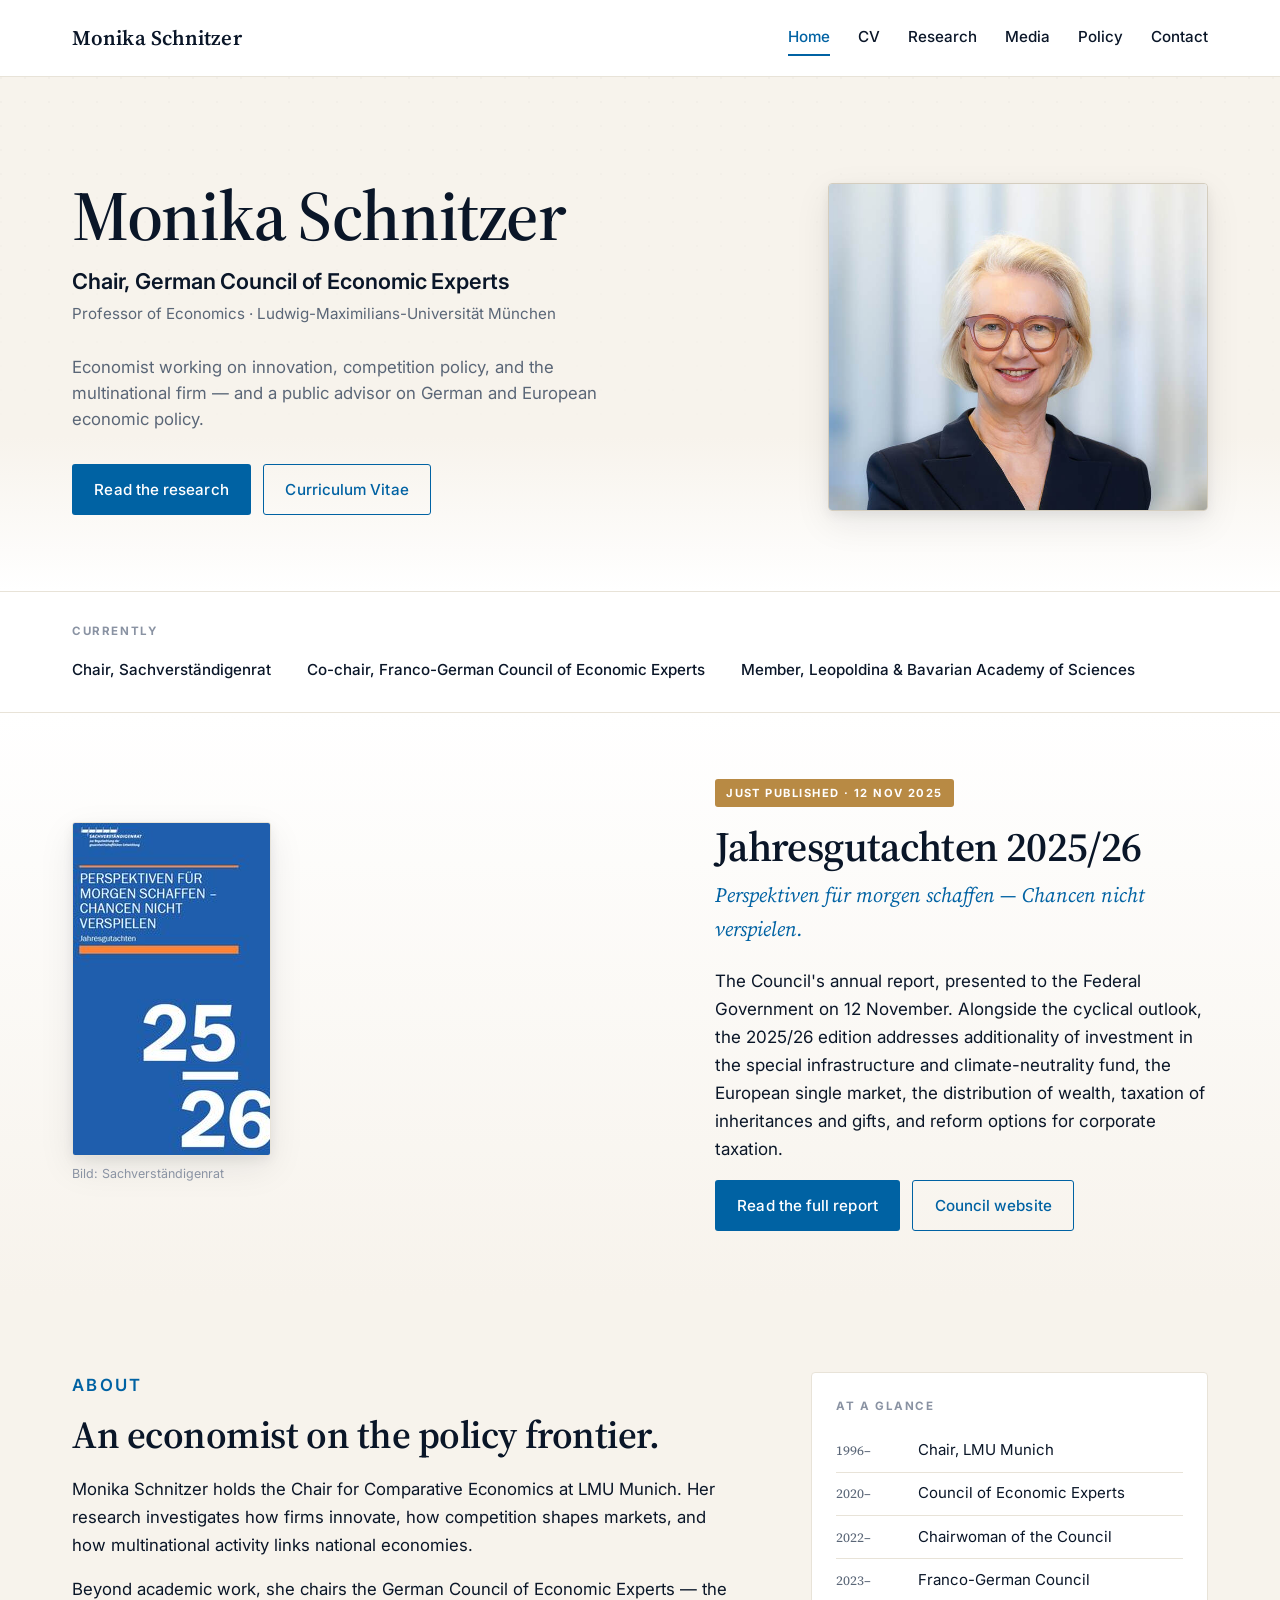
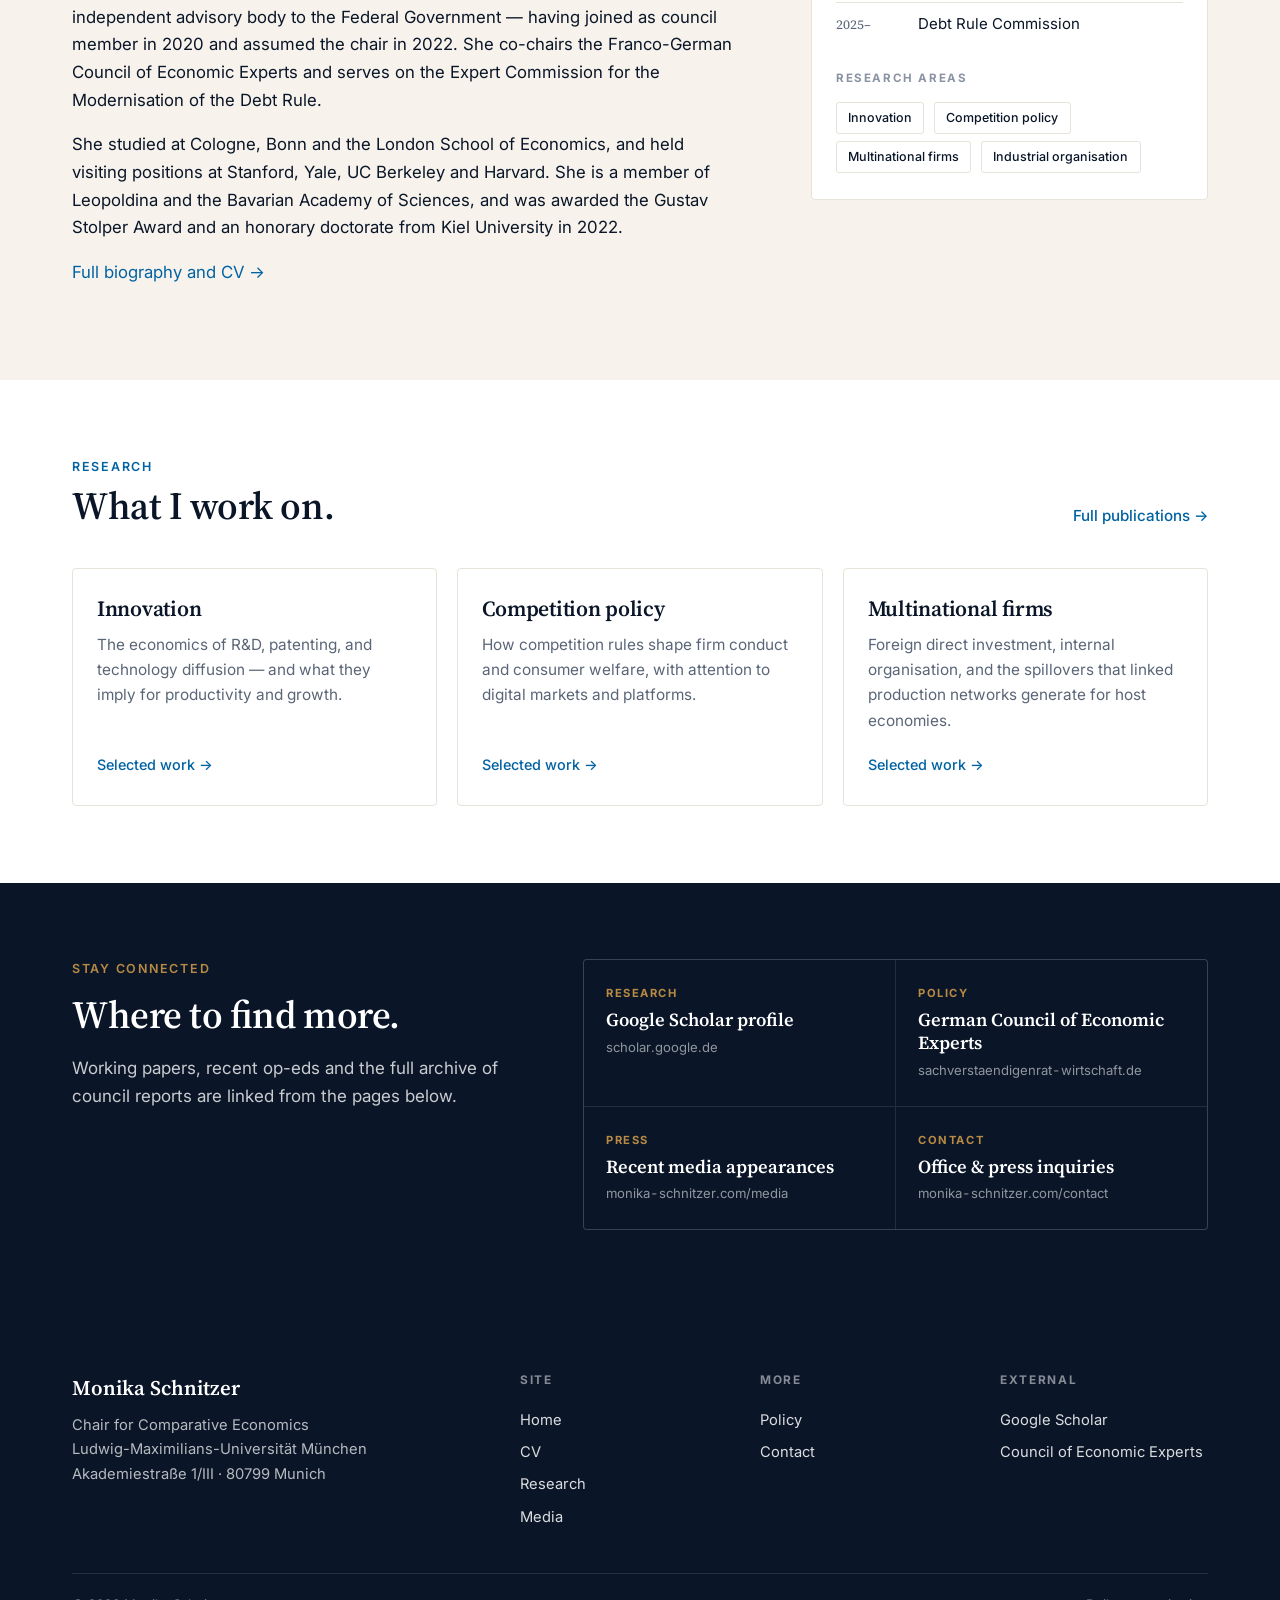
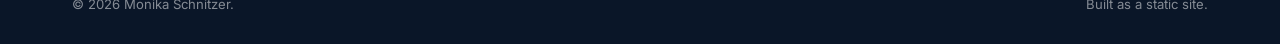
<file: index.html>
<!DOCTYPE html>
<html lang="en">
<head>
  <meta charset="UTF-8">
  <meta name="viewport" content="width=device-width, initial-scale=1">
  <title>Monika Schnitzer — Chair, German Council of Economic Experts</title>
  <meta name="description" content="Monika Schnitzer chairs the German Council of Economic Experts and holds the Chair for Comparative Economics at LMU Munich. Research on innovation, competition policy, and multinational firms.">
  <link rel="preconnect" href="https://fonts.googleapis.com">
  <link rel="preconnect" href="https://fonts.gstatic.com" crossorigin>
  <link href="https://fonts.googleapis.com/css2?family=Inter:wght@400;500;600;700&family=Source+Serif+4:ital,wght@0,400;0,500;0,600;0,700;1,400;1,500&display=swap" rel="stylesheet">
  <link rel="stylesheet" href="css/style.css">
</head>
<body>
  <a href="#main" class="skip-link">Skip to content</a>

  <header class="site-header">
    <div class="container">
      <a href="index.html" class="brand">Monika Schnitzer</a>
      <button class="nav-toggle" aria-label="Toggle navigation" aria-expanded="false">Menu</button>
      <nav class="nav" aria-label="Primary">
        <a href="index.html" class="is-active">Home</a>
        <a href="cv.html">CV</a>
        <a href="research.html">Research</a>
        <a href="media.html">Media</a>
        <a href="policy.html">Policy</a>
        <a href="contact.html">Contact</a>
      </nav>
    </div>
  </header>

  <main id="main">

    <!-- HERO -->
    <section class="hero">
      <div class="container hero-grid">
        <div class="hero-text">
          <img class="hero-portrait-mobile" src="images/portrait.jpg" alt="Portrait of Monika Schnitzer" width="100" height="100">
          <h1>Monika Schnitzer</h1>
          <p class="hero-subtitle">Chair, German Council of Economic Experts</p>
          <p class="hero-secondary">Professor of Economics · Ludwig-Maximilians-Universität München</p>
          <p class="hero-lede">
            Economist working on innovation, competition policy, and the multinational firm —
            and a public advisor on German and European economic policy.
          </p>
          <div class="cta-row">
            <a href="research.html" class="btn">Read the research</a>
            <a href="cv.html" class="btn btn-ghost">Curriculum Vitae</a>
          </div>
        </div>
        <div class="hero-portrait-wrap">
          <img class="hero-portrait" src="images/portrait.jpg" alt="Portrait of Monika Schnitzer" width="380" height="475">
        </div>
      </div>
    </section>

    <!-- AFFILIATIONS STRIP -->
    <div class="strip">
      <div class="container">
        <span class="strip-label">Currently</span>
        <div class="strip-items">
          <span>Chair, Sachverständigenrat</span>
          <span>Co-chair, Franco-German Council of Economic Experts</span>
          <span>Member, Leopoldina &amp; Bavarian Academy of Sciences</span>
        </div>
      </div>
    </div>

    <!-- FEATURED: Annual Report -->
    <section class="section section-feature">
      <div class="container">
        <article class="feature-card feature-card-lg">
          <figure>
            <img src="images/news-jahresgutachten.jpg" alt="Cover of the German Council of Economic Experts Annual Report 2025/26">
            <figcaption>Bild: Sachverständigenrat</figcaption>
          </figure>
          <div>
            <span class="badge-new">Just published · 12 Nov 2025</span>
            <h2 class="feature-title">Jahresgutachten 2025/26</h2>
            <p class="feature-sub">Perspektiven für morgen schaffen — Chancen nicht verspielen.</p>
            <p>
              The Council's annual report, presented to the Federal Government on 12 November.
              Alongside the cyclical outlook, the 2025/26 edition addresses additionality of
              investment in the special infrastructure and climate-neutrality fund, the European
              single market, the distribution of wealth, taxation of inheritances and gifts, and
              reform options for corporate taxation.
            </p>
            <div class="cta-row">
              <a href="https://www.sachverstaendigenrat-wirtschaft.de/jahresgutachten-2025.html" target="_blank" rel="noopener" class="btn">Read the full report</a>
              <a href="https://www.sachverstaendigenrat-wirtschaft.de/en.html" target="_blank" rel="noopener" class="btn btn-ghost">Council website</a>
            </div>
          </div>
        </article>
      </div>
    </section>

    <!-- ABOUT -->
    <section class="section section-alt">
      <div class="container about-grid">
        <div class="about-prose">
          <p class="eyebrow">About</p>
          <h2>An economist on the policy frontier.</h2>
          <p>
            Monika Schnitzer holds the Chair for Comparative Economics at LMU Munich.
            Her research investigates how firms innovate, how competition shapes markets,
            and how multinational activity links national economies.
          </p>
          <p>
            Beyond academic work, she chairs the German Council of Economic Experts —
            the independent advisory body to the Federal Government — having joined as
            council member in 2020 and assumed the chair in 2022. She co-chairs the
            Franco-German Council of Economic Experts and serves on the Expert
            Commission for the Modernisation of the Debt Rule.
          </p>
          <p>
            She studied at Cologne, Bonn and the London School of Economics, and held
            visiting positions at Stanford, Yale, UC Berkeley and Harvard. She is a
            member of Leopoldina and the Bavarian Academy of Sciences, and was awarded
            the Gustav Stolper Award and an honorary doctorate from Kiel University in 2022.
          </p>
          <p class="mt-2">
            <a href="cv.html">Full biography and CV →</a>
          </p>
        </div>

        <aside>
          <div class="fact-card">
            <p class="label">At a glance</p>
            <ul>
              <li><span class="year">1996–</span><span>Chair, LMU Munich</span></li>
              <li><span class="year">2020–</span><span>Council of Economic Experts</span></li>
              <li><span class="year">2022–</span><span>Chairwoman of the Council</span></li>
              <li><span class="year">2023–</span><span>Franco-German Council</span></li>
              <li><span class="year">2025–</span><span>Debt Rule Commission</span></li>
            </ul>
            <p class="label" style="margin-top:1.5rem;">Research areas</p>
            <p style="margin:0;">
              <span class="tag">Innovation</span>
              <span class="tag">Competition policy</span>
              <span class="tag">Multinational firms</span>
              <span class="tag">Industrial organisation</span>
            </p>
          </div>
        </aside>
      </div>
    </section>

    <!-- RESEARCH THEMES -->
    <section class="section">
      <div class="container">
        <div class="section-head">
          <div>
            <p class="eyebrow">Research</p>
            <h2>What I work on.</h2>
          </div>
          <a class="head-link" href="research.html">Full publications →</a>
        </div>

        <div class="theme-grid">
          <article class="theme-card">
            <h3>Innovation</h3>
            <p>The economics of R&amp;D, patenting, and technology diffusion — and what they imply for productivity and growth.</p>
            <a class="theme-link" href="research.html#innovation">Selected work →</a>
          </article>
          <article class="theme-card">
            <h3>Competition policy</h3>
            <p>How competition rules shape firm conduct and consumer welfare, with attention to digital markets and platforms.</p>
            <a class="theme-link" href="research.html#competition">Selected work →</a>
          </article>
          <article class="theme-card">
            <h3>Multinational firms</h3>
            <p>Foreign direct investment, internal organisation, and the spillovers that linked production networks generate for host economies.</p>
            <a class="theme-link" href="research.html#multinational">Selected work →</a>
          </article>
        </div>
      </div>
    </section>

    <!-- CONNECT (dark) -->
    <section class="section section-dark">
      <div class="container connect-grid">
        <div>
          <p class="eyebrow">Stay connected</p>
          <h2>Where to find more.</h2>
          <p style="max-width:55ch;">
            Working papers, recent op-eds and the full archive of council reports
            are linked from the pages below.
          </p>
        </div>
        <div class="connect-links">
          <a class="connect-link" href="https://scholar.google.de/citations?user=EcnBiYoAAAAJ" target="_blank" rel="noopener">
            <span class="connect-label">Research</span>
            <span class="connect-title">Google Scholar profile</span>
            <span class="connect-host">scholar.google.de</span>
          </a>
          <a class="connect-link" href="https://www.sachverstaendigenrat-wirtschaft.de/en.html" target="_blank" rel="noopener">
            <span class="connect-label">Policy</span>
            <span class="connect-title">German Council of Economic Experts</span>
            <span class="connect-host">sachverstaendigenrat-wirtschaft.de</span>
          </a>
          <a class="connect-link" href="media.html">
            <span class="connect-label">Press</span>
            <span class="connect-title">Recent media appearances</span>
            <span class="connect-host">monika-schnitzer.com/media</span>
          </a>
          <a class="connect-link" href="contact.html">
            <span class="connect-label">Contact</span>
            <span class="connect-title">Office &amp; press inquiries</span>
            <span class="connect-host">monika-schnitzer.com/contact</span>
          </a>
        </div>
      </div>
    </section>

  </main>

  <footer class="site-footer">
    <div class="container">
      <div class="footer-grid">
        <div>
          <span class="brand-foot">Monika Schnitzer</span>
          <p>Chair for Comparative Economics<br>Ludwig-Maximilians-Universität München<br>Akademiestraße 1/III · 80799 Munich</p>
        </div>
        <div>
          <p class="label label-foot">Site</p>
          <ul>
            <li><a href="index.html">Home</a></li>
            <li><a href="cv.html">CV</a></li>
            <li><a href="research.html">Research</a></li>
            <li><a href="media.html">Media</a></li>
          </ul>
        </div>
        <div>
          <p class="label label-foot">More</p>
          <ul>
            <li><a href="policy.html">Policy</a></li>
            <li><a href="contact.html">Contact</a></li>
          </ul>
        </div>
        <div>
          <p class="label label-foot">External</p>
          <ul>
            <li><a href="https://scholar.google.de/citations?user=EcnBiYoAAAAJ" target="_blank" rel="noopener">Google Scholar</a></li>
            <li><a href="https://www.sachverstaendigenrat-wirtschaft.de/en.html" target="_blank" rel="noopener">Council of Economic Experts</a></li>
          </ul>
        </div>
      </div>
      <div class="copy">
        <span>© <span id="year">2025</span> Monika Schnitzer.</span>
        <span>Built as a static site.</span>
      </div>
    </div>
  </footer>

  <script>document.getElementById('year').textContent = new Date().getFullYear();</script>
  <script src="js/menu.js"></script>
</body>
</html>
</file>
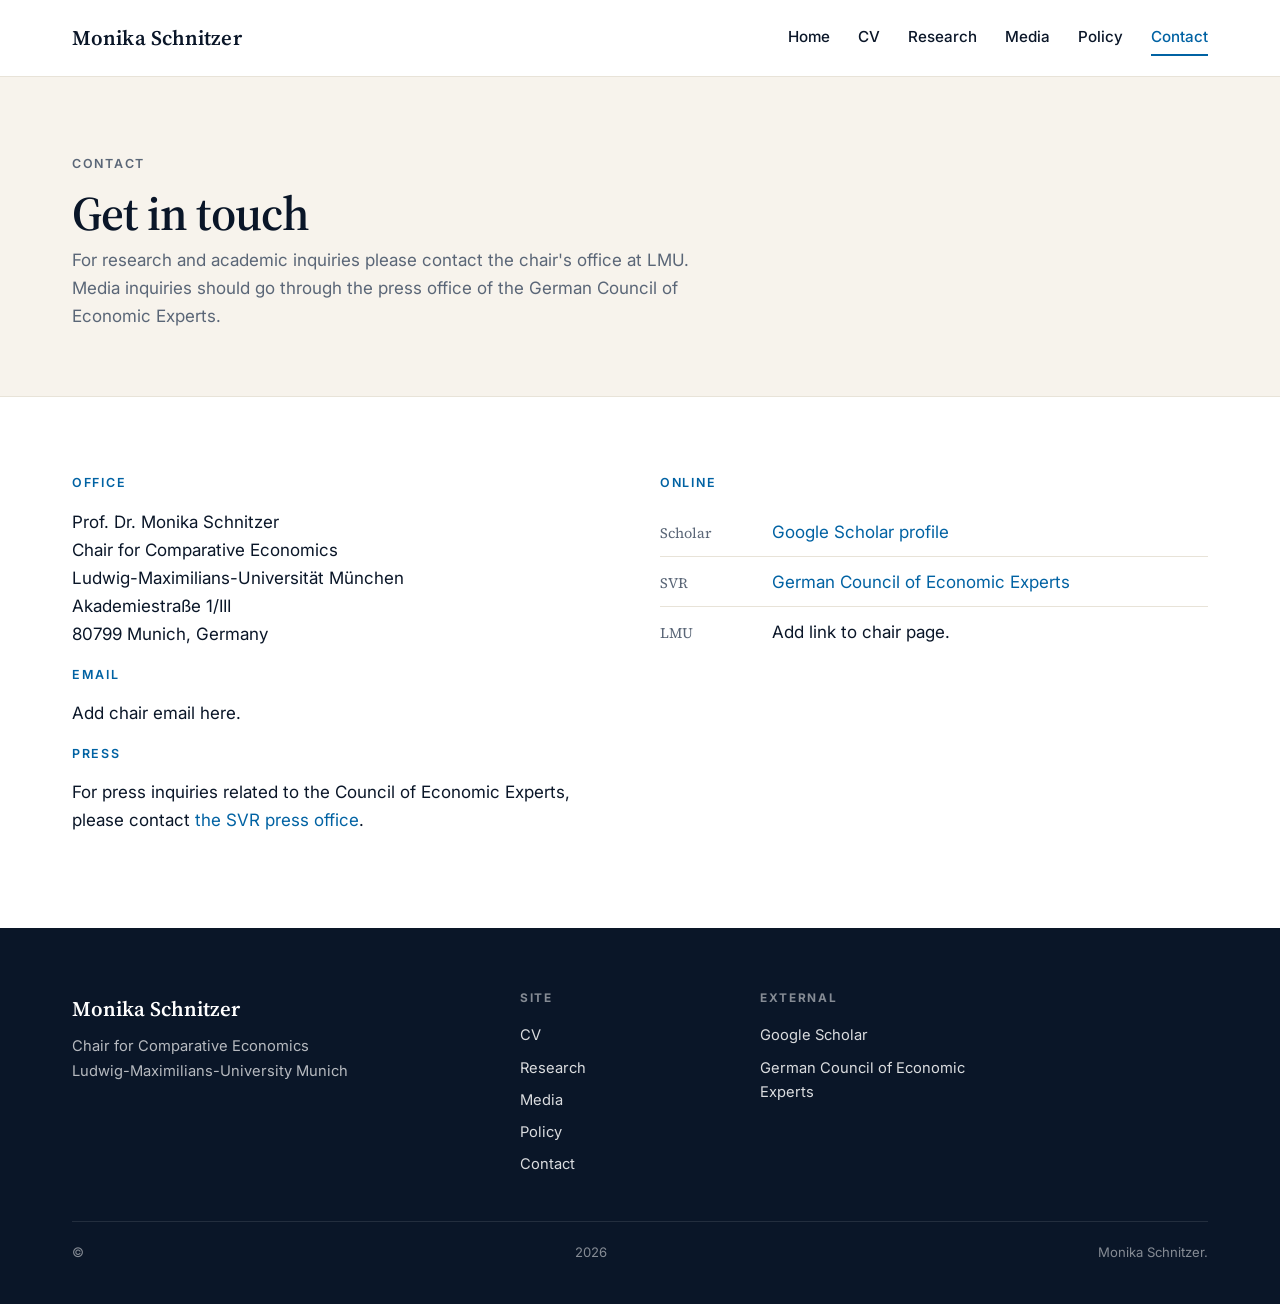
<file: contact.html>
<!DOCTYPE html>
<html lang="en">
<head>
  <meta charset="UTF-8">
  <meta name="viewport" content="width=device-width, initial-scale=1">
  <title>Contact — Monika Schnitzer</title>
  <meta name="description" content="Contact details for Monika Schnitzer at LMU Munich.">
  <link rel="preconnect" href="https://fonts.googleapis.com">
  <link rel="preconnect" href="https://fonts.gstatic.com" crossorigin>
  <link href="https://fonts.googleapis.com/css2?family=Inter:wght@400;500;600;700&family=Source+Serif+4:ital,wght@0,400;0,500;0,600;0,700;1,400;1,500&display=swap" rel="stylesheet">
  <link rel="stylesheet" href="css/style.css">
</head>
<body>
  <a href="#main" class="skip-link">Skip to content</a>

  <header class="site-header">
    <div class="container">
      <a href="index.html" class="brand">Monika Schnitzer</a>
      <button class="nav-toggle" aria-label="Toggle navigation" aria-expanded="false">Menu</button>
      <nav class="nav" aria-label="Primary">
        <a href="index.html">Home</a>
        <a href="cv.html">CV</a>
        <a href="research.html">Research</a>
        <a href="media.html">Media</a>
        <a href="policy.html">Policy</a>
        <a href="contact.html" class="is-active">Contact</a>
      </nav>
    </div>
  </header>

  <main id="main">
    <header class="page-header">
      <div class="container">
        <p class="eyebrow">Contact</p>
        <h1>Get in touch</h1>
        <p>For research and academic inquiries please contact the chair's office at LMU. Media inquiries should go through the press office of the German Council of Economic Experts.</p>
      </div>
    </header>

    <section class="section">
      <div class="container cols-2">
        <div>
          <p class="eyebrow">Office</p>
          <p class="prose">
            Prof. Dr. Monika Schnitzer<br>
            Chair for Comparative Economics<br>
            Ludwig-Maximilians-Universität München<br>
            Akademiestraße 1/III<br>
            80799 Munich, Germany
          </p>

          <p class="eyebrow">Email</p>
          <p>Add chair email here.</p>

          <p class="eyebrow">Press</p>
          <p>For press inquiries related to the Council of Economic Experts, please contact <a href="https://www.sachverstaendigenrat-wirtschaft.de/en/press.html" target="_blank" rel="noopener">the SVR press office</a>.</p>
        </div>
        <div>
          <p class="eyebrow">Online</p>
          <ul class="list-clean">
            <li><span class="year">Scholar</span><span><a href="https://scholar.google.de/citations?user=EcnBiYoAAAAJ" target="_blank" rel="noopener">Google Scholar profile</a></span></li>
            <li><span class="year">SVR</span><span><a href="https://www.sachverstaendigenrat-wirtschaft.de/en.html" target="_blank" rel="noopener">German Council of Economic Experts</a></span></li>
            <li><span class="year">LMU</span><span>Add link to chair page.</span></li>
          </ul>
        </div>
      </div>
    </section>
  </main>

  <footer class="site-footer">
    <div class="container">
      <div class="footer-grid">
        <div>
          <span class="brand-foot">Monika Schnitzer</span>
          <p>Chair for Comparative Economics<br>Ludwig-Maximilians-University Munich</p>
        </div>
        <div>
          <h4>Site</h4>
          <ul>
            <li><a href="cv.html">CV</a></li>
            <li><a href="research.html">Research</a></li>
            <li><a href="media.html">Media</a></li>
            <li><a href="policy.html">Policy</a></li>
            <li><a href="contact.html">Contact</a></li>
          </ul>
        </div>
        <div>
          <h4>External</h4>
          <ul>
            <li><a href="https://scholar.google.de/citations?user=EcnBiYoAAAAJ" target="_blank" rel="noopener">Google Scholar</a></li>
            <li><a href="https://www.sachverstaendigenrat-wirtschaft.de/en.html" target="_blank" rel="noopener">German Council of Economic Experts</a></li>
          </ul>
        </div>
      </div>
      <p class="copy">© <span id="year">2025</span> Monika Schnitzer.</p>
    </div>
  </footer>

  <script>document.getElementById('year').textContent = new Date().getFullYear();</script>
  <script src="js/menu.js"></script>
</body>
</html>
</file>
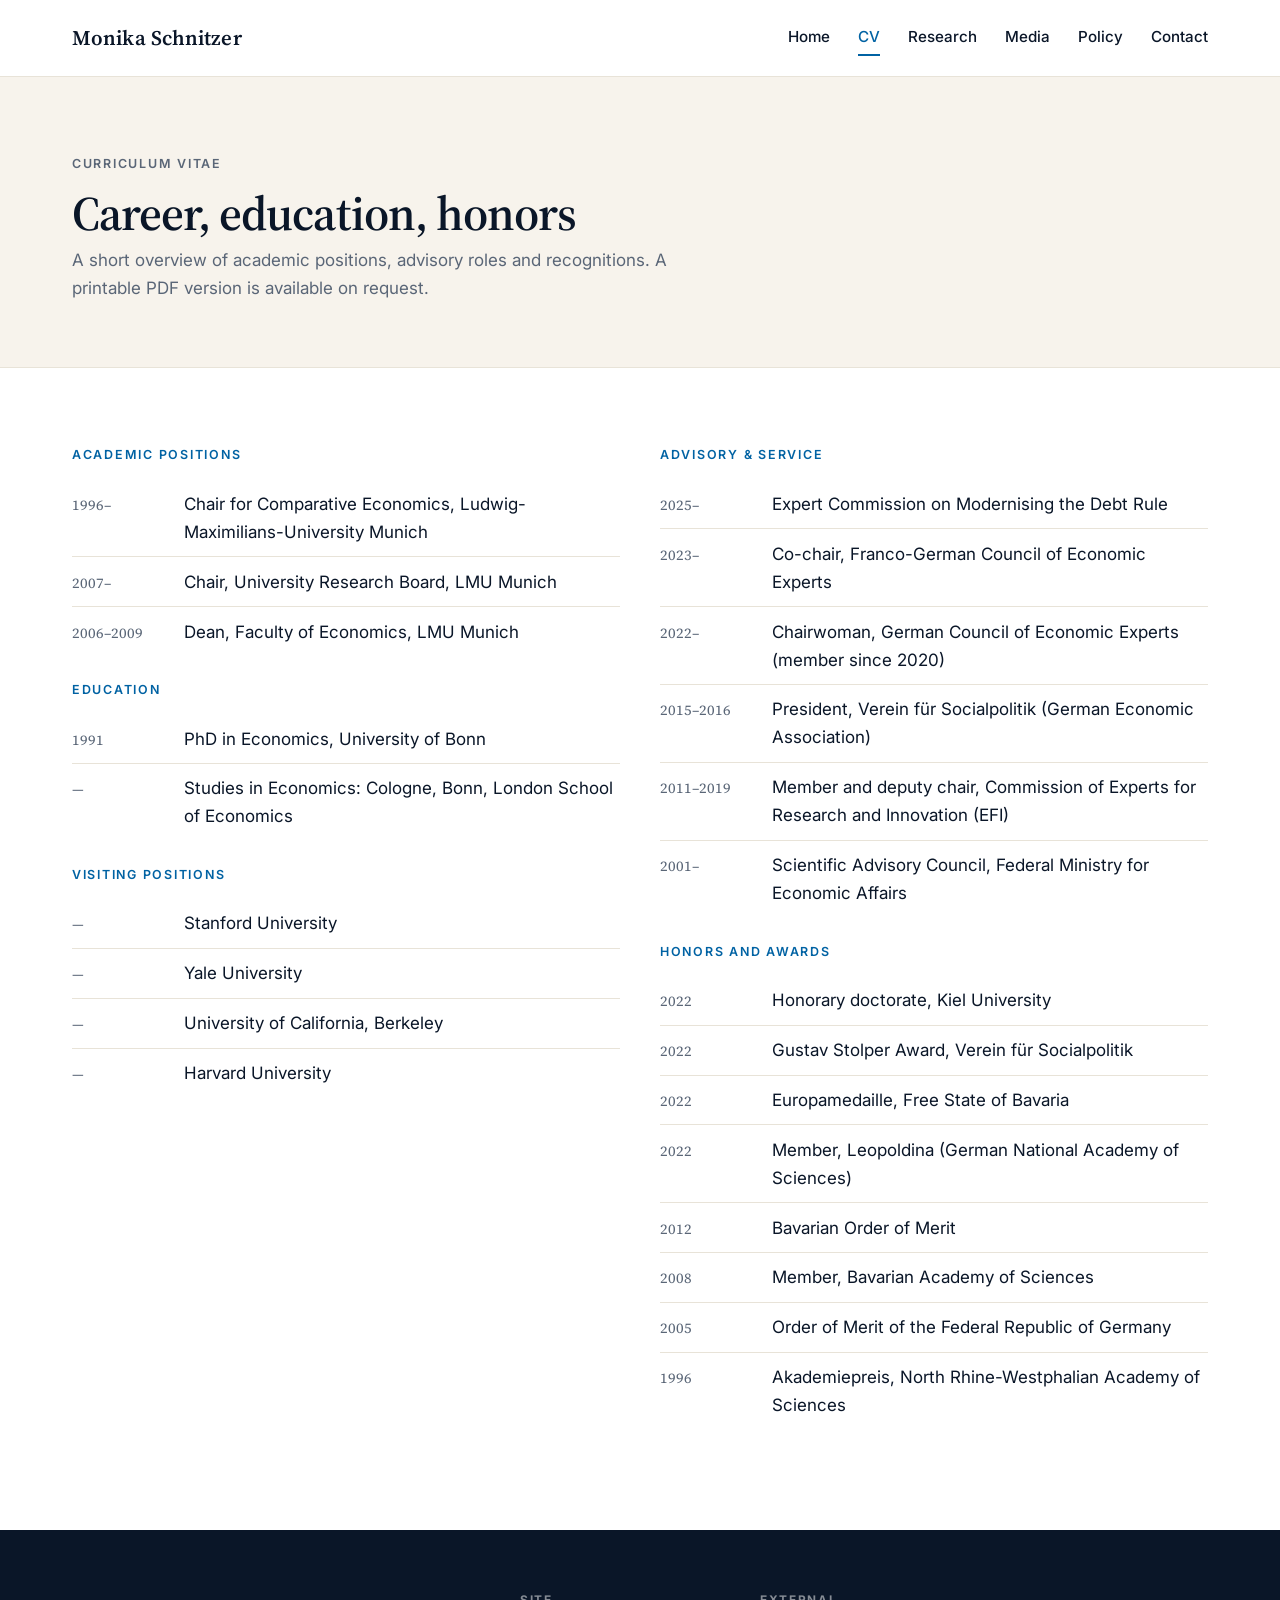
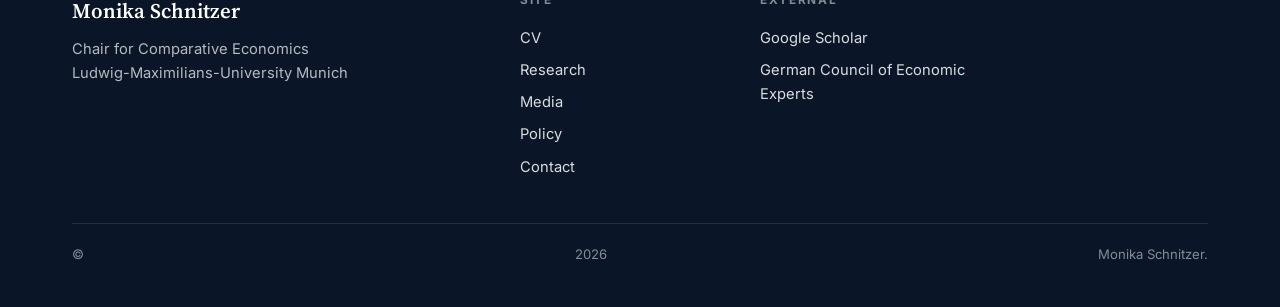
<file: cv.html>
<!DOCTYPE html>
<html lang="en">
<head>
  <meta charset="UTF-8">
  <meta name="viewport" content="width=device-width, initial-scale=1">
  <title>CV — Monika Schnitzer</title>
  <meta name="description" content="Curriculum vitae of Monika Schnitzer, Professor of Economics at LMU Munich.">
  <link rel="preconnect" href="https://fonts.googleapis.com">
  <link rel="preconnect" href="https://fonts.gstatic.com" crossorigin>
  <link href="https://fonts.googleapis.com/css2?family=Inter:wght@400;500;600;700&family=Source+Serif+4:ital,wght@0,400;0,500;0,600;0,700;1,400;1,500&display=swap" rel="stylesheet">
  <link rel="stylesheet" href="css/style.css">
</head>
<body>
  <a href="#main" class="skip-link">Skip to content</a>

  <header class="site-header">
    <div class="container">
      <a href="index.html" class="brand">Monika Schnitzer</a>
      <button class="nav-toggle" aria-label="Toggle navigation" aria-expanded="false">Menu</button>
      <nav class="nav" aria-label="Primary">
        <a href="index.html">Home</a>
        <a href="cv.html" class="is-active">CV</a>
        <a href="research.html">Research</a>
        <a href="media.html">Media</a>
        <a href="policy.html">Policy</a>
        <a href="contact.html">Contact</a>
      </nav>
    </div>
  </header>

  <main id="main">
    <header class="page-header">
      <div class="container">
        <p class="eyebrow">Curriculum Vitae</p>
        <h1>Career, education, honors</h1>
        <p>A short overview of academic positions, advisory roles and recognitions. A printable PDF version is available on request.</p>
      </div>
    </header>

    <section class="section">
      <div class="container cols-2">
        <div>
          <p class="eyebrow">Academic positions</p>
          <ul class="list-clean">
            <li><span class="year">1996–</span><span>Chair for Comparative Economics, Ludwig-Maximilians-University Munich</span></li>
            <li><span class="year">2007–</span><span>Chair, University Research Board, LMU Munich</span></li>
            <li><span class="year">2006–2009</span><span>Dean, Faculty of Economics, LMU Munich</span></li>
          </ul>

          <p class="eyebrow">Education</p>
          <ul class="list-clean">
            <li><span class="year">1991</span><span>PhD in Economics, University of Bonn</span></li>
            <li><span class="year">—</span><span>Studies in Economics: Cologne, Bonn, London School of Economics</span></li>
          </ul>

          <p class="eyebrow">Visiting positions</p>
          <ul class="list-clean">
            <li><span class="year">—</span><span>Stanford University</span></li>
            <li><span class="year">—</span><span>Yale University</span></li>
            <li><span class="year">—</span><span>University of California, Berkeley</span></li>
            <li><span class="year">—</span><span>Harvard University</span></li>
          </ul>
        </div>

        <div>
          <p class="eyebrow">Advisory & service</p>
          <ul class="list-clean">
            <li><span class="year">2025–</span><span>Expert Commission on Modernising the Debt Rule</span></li>
            <li><span class="year">2023–</span><span>Co-chair, Franco-German Council of Economic Experts</span></li>
            <li><span class="year">2022–</span><span>Chairwoman, German Council of Economic Experts (member since 2020)</span></li>
            <li><span class="year">2015–2016</span><span>President, Verein für Socialpolitik (German Economic Association)</span></li>
            <li><span class="year">2011–2019</span><span>Member and deputy chair, Commission of Experts for Research and Innovation (EFI)</span></li>
            <li><span class="year">2001–</span><span>Scientific Advisory Council, Federal Ministry for Economic Affairs</span></li>
          </ul>

          <p class="eyebrow">Honors and awards</p>
          <ul class="list-clean">
            <li><span class="year">2022</span><span>Honorary doctorate, Kiel University</span></li>
            <li><span class="year">2022</span><span>Gustav Stolper Award, Verein für Socialpolitik</span></li>
            <li><span class="year">2022</span><span>Europamedaille, Free State of Bavaria</span></li>
            <li><span class="year">2022</span><span>Member, Leopoldina (German National Academy of Sciences)</span></li>
            <li><span class="year">2012</span><span>Bavarian Order of Merit</span></li>
            <li><span class="year">2008</span><span>Member, Bavarian Academy of Sciences</span></li>
            <li><span class="year">2005</span><span>Order of Merit of the Federal Republic of Germany</span></li>
            <li><span class="year">1996</span><span>Akademiepreis, North Rhine-Westphalian Academy of Sciences</span></li>
          </ul>
        </div>
      </div>
    </section>
  </main>

  <footer class="site-footer">
    <div class="container">
      <div class="footer-grid">
        <div>
          <span class="brand-foot">Monika Schnitzer</span>
          <p>Chair for Comparative Economics<br>Ludwig-Maximilians-University Munich</p>
        </div>
        <div>
          <h4>Site</h4>
          <ul>
            <li><a href="cv.html">CV</a></li>
            <li><a href="research.html">Research</a></li>
            <li><a href="media.html">Media</a></li>
            <li><a href="policy.html">Policy</a></li>
            <li><a href="contact.html">Contact</a></li>
          </ul>
        </div>
        <div>
          <h4>External</h4>
          <ul>
            <li><a href="https://scholar.google.de/citations?user=EcnBiYoAAAAJ" target="_blank" rel="noopener">Google Scholar</a></li>
            <li><a href="https://www.sachverstaendigenrat-wirtschaft.de/en.html" target="_blank" rel="noopener">German Council of Economic Experts</a></li>
          </ul>
        </div>
      </div>
      <p class="copy">© <span id="year">2025</span> Monika Schnitzer.</p>
    </div>
  </footer>

  <script>document.getElementById('year').textContent = new Date().getFullYear();</script>
  <script src="js/menu.js"></script>
</body>
</html>
</file>
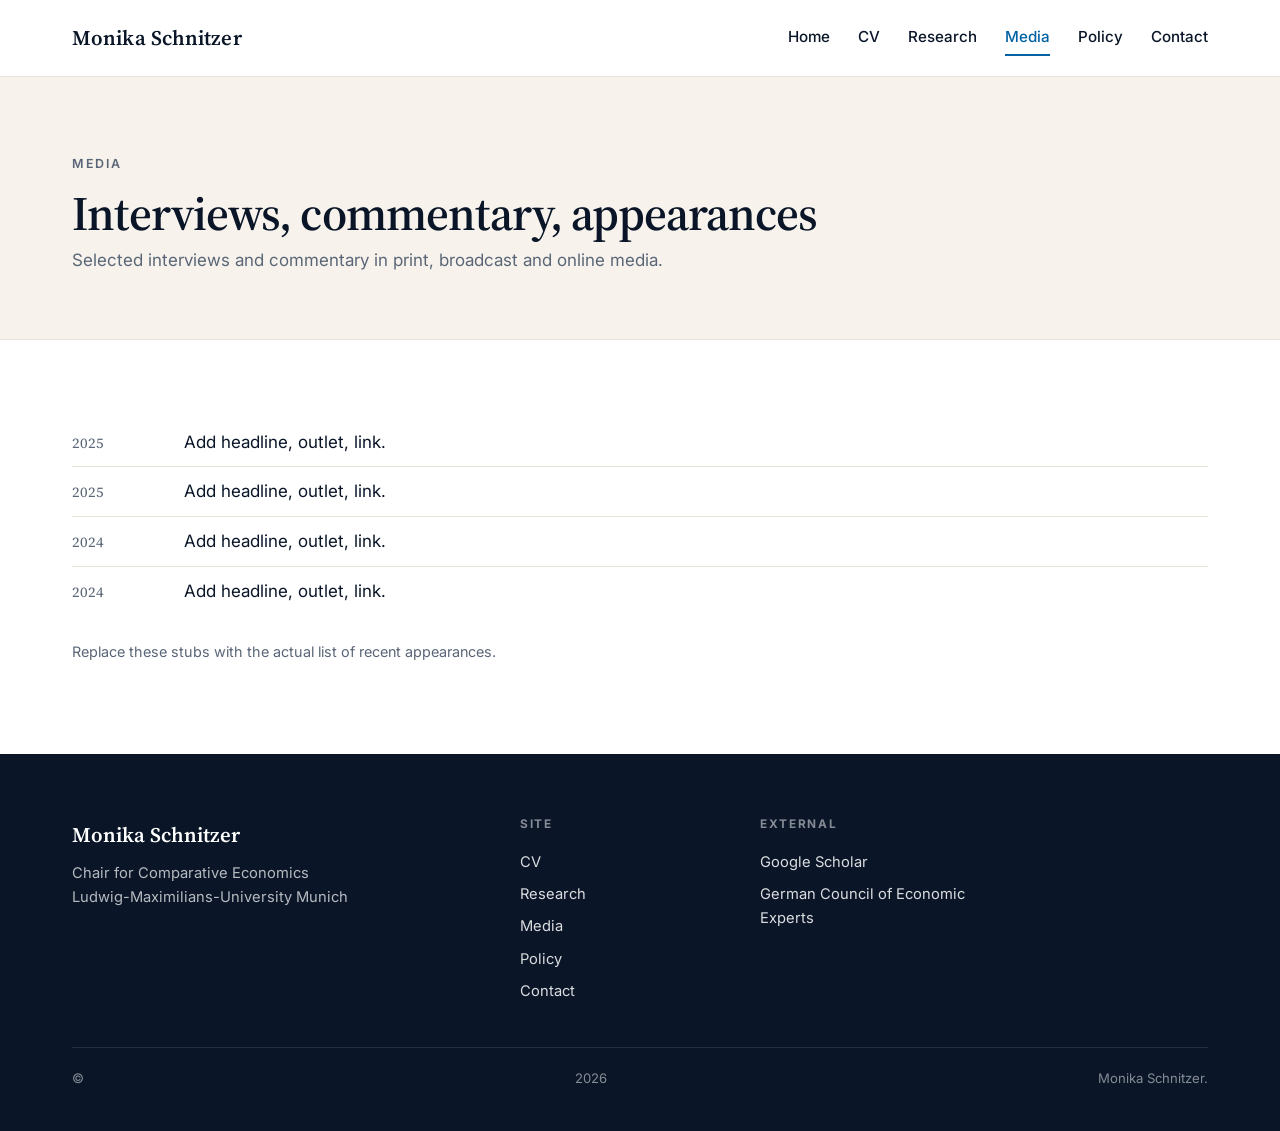
<file: media.html>
<!DOCTYPE html>
<html lang="en">
<head>
  <meta charset="UTF-8">
  <meta name="viewport" content="width=device-width, initial-scale=1">
  <title>Media — Monika Schnitzer</title>
  <meta name="description" content="Selected media appearances, interviews and commentary by Monika Schnitzer.">
  <link rel="preconnect" href="https://fonts.googleapis.com">
  <link rel="preconnect" href="https://fonts.gstatic.com" crossorigin>
  <link href="https://fonts.googleapis.com/css2?family=Inter:wght@400;500;600;700&family=Source+Serif+4:ital,wght@0,400;0,500;0,600;0,700;1,400;1,500&display=swap" rel="stylesheet">
  <link rel="stylesheet" href="css/style.css">
</head>
<body>
  <a href="#main" class="skip-link">Skip to content</a>

  <header class="site-header">
    <div class="container">
      <a href="index.html" class="brand">Monika Schnitzer</a>
      <button class="nav-toggle" aria-label="Toggle navigation" aria-expanded="false">Menu</button>
      <nav class="nav" aria-label="Primary">
        <a href="index.html">Home</a>
        <a href="cv.html">CV</a>
        <a href="research.html">Research</a>
        <a href="media.html" class="is-active">Media</a>
        <a href="policy.html">Policy</a>
        <a href="contact.html">Contact</a>
      </nav>
    </div>
  </header>

  <main id="main">
    <header class="page-header">
      <div class="container">
        <p class="eyebrow">Media</p>
        <h1>Interviews, commentary, appearances</h1>
        <p>Selected interviews and commentary in print, broadcast and online media.</p>
      </div>
    </header>

    <section class="section">
      <div class="container">
        <ul class="list-clean">
          <li><span class="year">2025</span><span>Add headline, outlet, link.</span></li>
          <li><span class="year">2025</span><span>Add headline, outlet, link.</span></li>
          <li><span class="year">2024</span><span>Add headline, outlet, link.</span></li>
          <li><span class="year">2024</span><span>Add headline, outlet, link.</span></li>
        </ul>
        <p style="font-size:0.9rem;color:var(--muted);">Replace these stubs with the actual list of recent appearances.</p>
      </div>
    </section>
  </main>

  <footer class="site-footer">
    <div class="container">
      <div class="footer-grid">
        <div>
          <span class="brand-foot">Monika Schnitzer</span>
          <p>Chair for Comparative Economics<br>Ludwig-Maximilians-University Munich</p>
        </div>
        <div>
          <h4>Site</h4>
          <ul>
            <li><a href="cv.html">CV</a></li>
            <li><a href="research.html">Research</a></li>
            <li><a href="media.html">Media</a></li>
            <li><a href="policy.html">Policy</a></li>
            <li><a href="contact.html">Contact</a></li>
          </ul>
        </div>
        <div>
          <h4>External</h4>
          <ul>
            <li><a href="https://scholar.google.de/citations?user=EcnBiYoAAAAJ" target="_blank" rel="noopener">Google Scholar</a></li>
            <li><a href="https://www.sachverstaendigenrat-wirtschaft.de/en.html" target="_blank" rel="noopener">German Council of Economic Experts</a></li>
          </ul>
        </div>
      </div>
      <p class="copy">© <span id="year">2025</span> Monika Schnitzer.</p>
    </div>
  </footer>

  <script>document.getElementById('year').textContent = new Date().getFullYear();</script>
  <script src="js/menu.js"></script>
</body>
</html>
</file>
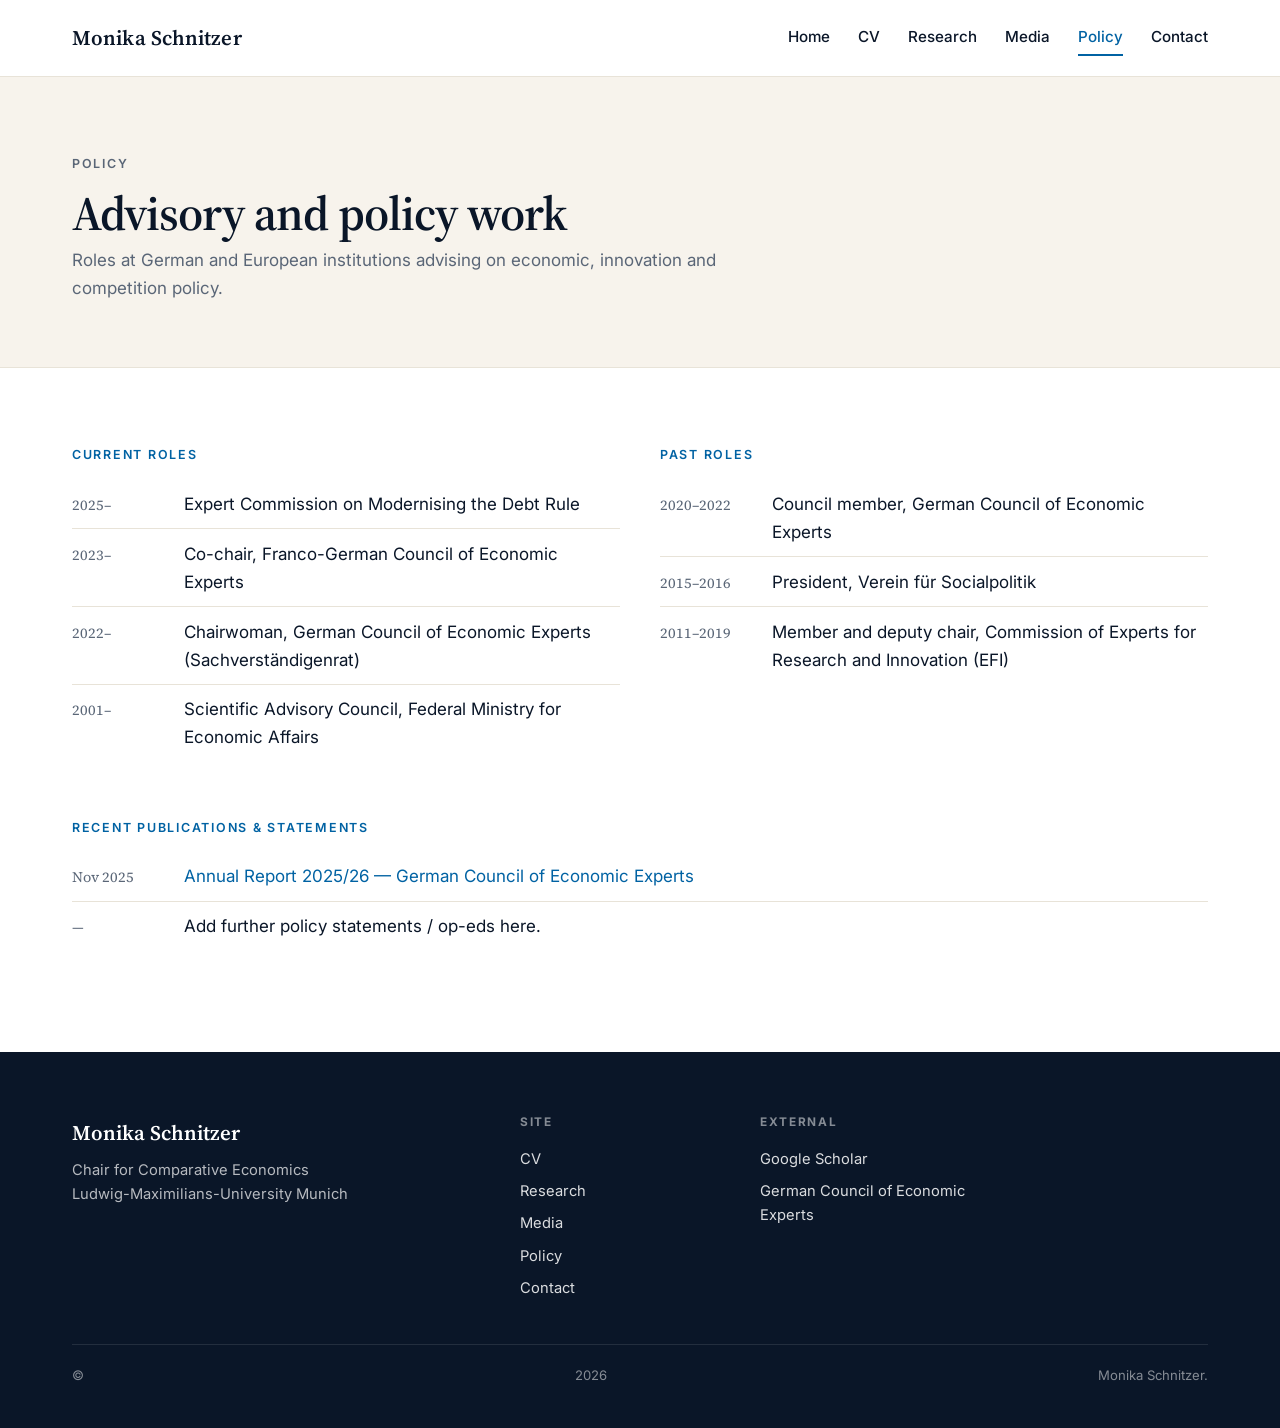
<file: policy.html>
<!DOCTYPE html>
<html lang="en">
<head>
  <meta charset="UTF-8">
  <meta name="viewport" content="width=device-width, initial-scale=1">
  <title>Policy — Monika Schnitzer</title>
  <meta name="description" content="Policy work and advisory roles of Monika Schnitzer.">
  <link rel="preconnect" href="https://fonts.googleapis.com">
  <link rel="preconnect" href="https://fonts.gstatic.com" crossorigin>
  <link href="https://fonts.googleapis.com/css2?family=Inter:wght@400;500;600;700&family=Source+Serif+4:ital,wght@0,400;0,500;0,600;0,700;1,400;1,500&display=swap" rel="stylesheet">
  <link rel="stylesheet" href="css/style.css">
</head>
<body>
  <a href="#main" class="skip-link">Skip to content</a>

  <header class="site-header">
    <div class="container">
      <a href="index.html" class="brand">Monika Schnitzer</a>
      <button class="nav-toggle" aria-label="Toggle navigation" aria-expanded="false">Menu</button>
      <nav class="nav" aria-label="Primary">
        <a href="index.html">Home</a>
        <a href="cv.html">CV</a>
        <a href="research.html">Research</a>
        <a href="media.html">Media</a>
        <a href="policy.html" class="is-active">Policy</a>
        <a href="contact.html">Contact</a>
      </nav>
    </div>
  </header>

  <main id="main">
    <header class="page-header">
      <div class="container">
        <p class="eyebrow">Policy</p>
        <h1>Advisory and policy work</h1>
        <p>Roles at German and European institutions advising on economic, innovation and competition policy.</p>
      </div>
    </header>

    <section class="section">
      <div class="container cols-2">
        <div>
          <p class="eyebrow">Current roles</p>
          <ul class="list-clean">
            <li><span class="year">2025–</span><span>Expert Commission on Modernising the Debt Rule</span></li>
            <li><span class="year">2023–</span><span>Co-chair, Franco-German Council of Economic Experts</span></li>
            <li><span class="year">2022–</span><span>Chairwoman, German Council of Economic Experts (Sachverständigenrat)</span></li>
            <li><span class="year">2001–</span><span>Scientific Advisory Council, Federal Ministry for Economic Affairs</span></li>
          </ul>
        </div>
        <div>
          <p class="eyebrow">Past roles</p>
          <ul class="list-clean">
            <li><span class="year">2020–2022</span><span>Council member, German Council of Economic Experts</span></li>
            <li><span class="year">2015–2016</span><span>President, Verein für Socialpolitik</span></li>
            <li><span class="year">2011–2019</span><span>Member and deputy chair, Commission of Experts for Research and Innovation (EFI)</span></li>
          </ul>
        </div>
      </div>

      <div class="container" style="margin-top:2rem;">
        <p class="eyebrow">Recent publications &amp; statements</p>
        <ul class="list-clean">
          <li><span class="year">Nov 2025</span><span><a href="https://www.sachverstaendigenrat-wirtschaft.de/jahresgutachten-2025.html" target="_blank" rel="noopener">Annual Report 2025/26 — German Council of Economic Experts</a></span></li>
          <li><span class="year">—</span><span>Add further policy statements / op-eds here.</span></li>
        </ul>
      </div>
    </section>
  </main>

  <footer class="site-footer">
    <div class="container">
      <div class="footer-grid">
        <div>
          <span class="brand-foot">Monika Schnitzer</span>
          <p>Chair for Comparative Economics<br>Ludwig-Maximilians-University Munich</p>
        </div>
        <div>
          <h4>Site</h4>
          <ul>
            <li><a href="cv.html">CV</a></li>
            <li><a href="research.html">Research</a></li>
            <li><a href="media.html">Media</a></li>
            <li><a href="policy.html">Policy</a></li>
            <li><a href="contact.html">Contact</a></li>
          </ul>
        </div>
        <div>
          <h4>External</h4>
          <ul>
            <li><a href="https://scholar.google.de/citations?user=EcnBiYoAAAAJ" target="_blank" rel="noopener">Google Scholar</a></li>
            <li><a href="https://www.sachverstaendigenrat-wirtschaft.de/en.html" target="_blank" rel="noopener">German Council of Economic Experts</a></li>
          </ul>
        </div>
      </div>
      <p class="copy">© <span id="year">2025</span> Monika Schnitzer.</p>
    </div>
  </footer>

  <script>document.getElementById('year').textContent = new Date().getFullYear();</script>
  <script src="js/menu.js"></script>
</body>
</html>
</file>
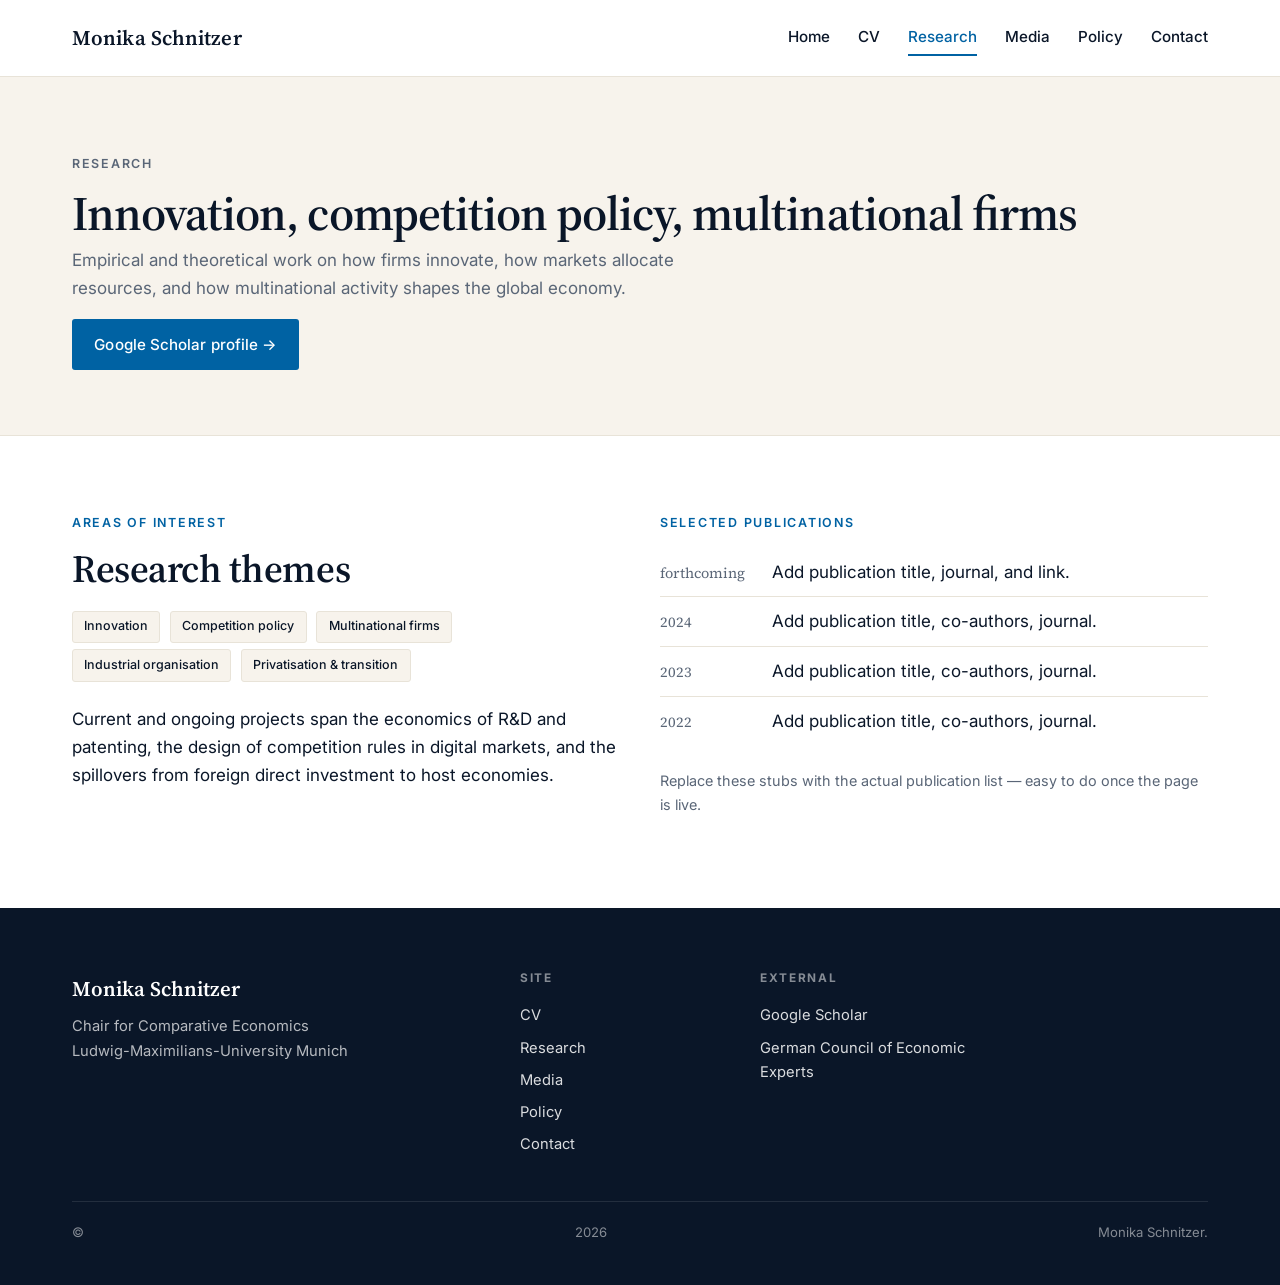
<file: research.html>
<!DOCTYPE html>
<html lang="en">
<head>
  <meta charset="UTF-8">
  <meta name="viewport" content="width=device-width, initial-scale=1">
  <title>Research — Monika Schnitzer</title>
  <meta name="description" content="Research interests and selected publications of Monika Schnitzer.">
  <link rel="preconnect" href="https://fonts.googleapis.com">
  <link rel="preconnect" href="https://fonts.gstatic.com" crossorigin>
  <link href="https://fonts.googleapis.com/css2?family=Inter:wght@400;500;600;700&family=Source+Serif+4:ital,wght@0,400;0,500;0,600;0,700;1,400;1,500&display=swap" rel="stylesheet">
  <link rel="stylesheet" href="css/style.css">
</head>
<body>
  <a href="#main" class="skip-link">Skip to content</a>

  <header class="site-header">
    <div class="container">
      <a href="index.html" class="brand">Monika Schnitzer</a>
      <button class="nav-toggle" aria-label="Toggle navigation" aria-expanded="false">Menu</button>
      <nav class="nav" aria-label="Primary">
        <a href="index.html">Home</a>
        <a href="cv.html">CV</a>
        <a href="research.html" class="is-active">Research</a>
        <a href="media.html">Media</a>
        <a href="policy.html">Policy</a>
        <a href="contact.html">Contact</a>
      </nav>
    </div>
  </header>

  <main id="main">
    <header class="page-header">
      <div class="container">
        <p class="eyebrow">Research</p>
        <h1>Innovation, competition policy, multinational firms</h1>
        <p>Empirical and theoretical work on how firms innovate, how markets allocate resources, and how multinational activity shapes the global economy.</p>
        <p><a href="https://scholar.google.de/citations?user=EcnBiYoAAAAJ" target="_blank" rel="noopener" class="btn">Google Scholar profile →</a></p>
      </div>
    </header>

    <section class="section">
      <div class="container cols-2">
        <div>
          <p class="eyebrow">Areas of interest</p>
          <h2>Research themes</h2>
          <p>
            <span class="tag">Innovation</span>
            <span class="tag">Competition policy</span>
            <span class="tag">Multinational firms</span>
            <span class="tag">Industrial organisation</span>
            <span class="tag">Privatisation & transition</span>
          </p>
          <p>
            Current and ongoing projects span the economics of R&amp;D and patenting,
            the design of competition rules in digital markets, and the spillovers from
            foreign direct investment to host economies.
          </p>
        </div>

        <div>
          <p class="eyebrow">Selected publications</p>
          <ul class="list-clean">
            <li><span class="year">forthcoming</span><span>Add publication title, journal, and link.</span></li>
            <li><span class="year">2024</span><span>Add publication title, co-authors, journal.</span></li>
            <li><span class="year">2023</span><span>Add publication title, co-authors, journal.</span></li>
            <li><span class="year">2022</span><span>Add publication title, co-authors, journal.</span></li>
          </ul>
          <p style="font-size:0.9rem;color:var(--muted);">Replace these stubs with the actual publication list — easy to do once the page is live.</p>
        </div>
      </div>
    </section>
  </main>

  <footer class="site-footer">
    <div class="container">
      <div class="footer-grid">
        <div>
          <span class="brand-foot">Monika Schnitzer</span>
          <p>Chair for Comparative Economics<br>Ludwig-Maximilians-University Munich</p>
        </div>
        <div>
          <h4>Site</h4>
          <ul>
            <li><a href="cv.html">CV</a></li>
            <li><a href="research.html">Research</a></li>
            <li><a href="media.html">Media</a></li>
            <li><a href="policy.html">Policy</a></li>
            <li><a href="contact.html">Contact</a></li>
          </ul>
        </div>
        <div>
          <h4>External</h4>
          <ul>
            <li><a href="https://scholar.google.de/citations?user=EcnBiYoAAAAJ" target="_blank" rel="noopener">Google Scholar</a></li>
            <li><a href="https://www.sachverstaendigenrat-wirtschaft.de/en.html" target="_blank" rel="noopener">German Council of Economic Experts</a></li>
          </ul>
        </div>
      </div>
      <p class="copy">© <span id="year">2025</span> Monika Schnitzer.</p>
    </div>
  </footer>

  <script>document.getElementById('year').textContent = new Date().getFullYear();</script>
  <script src="js/menu.js"></script>
</body>
</html>
</file>
<file: css/style.css>
:root {
  --text: #0a1628;
  --muted: #5a6677;
  --subtle: #8a93a3;
  --bg: #ffffff;
  --bg-soft: #f7f3ec;
  --bg-dark: #0a1628;
  --accent: #0062a3;
  --accent-dark: #004771;
  --gold: #b88a44;
  --border: #e8e3d8;
  --border-strong: #d4cdbe;
  --max: 1200px;
  --pad: clamp(1rem, 4vw, 2rem);
  --serif: "Source Serif 4", "Source Serif Pro", "Iowan Old Style", Georgia, "Times New Roman", serif;
  --sans: "Inter", -apple-system, BlinkMacSystemFont, "Segoe UI", Roboto, "Helvetica Neue", Arial, sans-serif;
  --shadow-sm: 0 1px 2px rgba(10,22,40,0.04), 0 1px 3px rgba(10,22,40,0.06);
  --shadow-md: 0 4px 12px rgba(10,22,40,0.06), 0 12px 36px rgba(10,22,40,0.08);
}

* { box-sizing: border-box; }

html { -webkit-text-size-adjust: 100%; scroll-behavior: smooth; }

body {
  margin: 0;
  font-family: var(--sans);
  font-size: 17px;
  line-height: 1.65;
  color: var(--text);
  background: var(--bg);
  font-feature-settings: "kern", "liga", "calt";
  -webkit-font-smoothing: antialiased;
  -moz-osx-font-smoothing: grayscale;
}

img { max-width: 100%; height: auto; display: block; }

a { color: var(--accent); text-decoration: none; transition: color 0.15s ease; }
a:hover { color: var(--accent-dark); text-decoration: underline; text-underline-offset: 2px; }

h1, h2, h3, h4 {
  font-family: var(--serif);
  font-weight: 600;
  line-height: 1.15;
  margin: 0 0 0.5em;
  color: var(--text);
  letter-spacing: -0.012em;
}

h1 { font-size: clamp(2.4rem, 5.5vw, 4.5rem); letter-spacing: -0.02em; line-height: 1.05; }
h2 { font-size: clamp(1.7rem, 3vw, 2.4rem); }
h3 { font-size: 1.25rem; }
h4 { font-size: 1.05rem; }

p { margin: 0 0 1em; }

.container {
  max-width: var(--max);
  margin: 0 auto;
  padding-left: var(--pad);
  padding-right: var(--pad);
}

/* ---------- Focus ---------- */
*:focus { outline: none; }
*:focus-visible {
  outline: 2px solid var(--accent);
  outline-offset: 2px;
  border-radius: 2px;
}
.section-dark *:focus-visible { outline-color: #fff; }

/* ---------- Eyebrow & label ---------- */
.eyebrow {
  font-size: 0.78rem;
  text-transform: uppercase;
  letter-spacing: 0.14em;
  color: var(--accent);
  font-weight: 600;
  margin: 0 0 0.85rem;
}
.eyebrow.dark { color: var(--text); }
.eyebrow .sep { color: var(--subtle); margin: 0 0.5rem; font-weight: 400; }

.label {
  font-family: var(--sans);
  font-size: 0.72rem;
  text-transform: uppercase;
  letter-spacing: 0.14em;
  color: var(--subtle);
  margin: 0 0 0.85rem;
  font-weight: 700;
}

/* ---------- Header ---------- */
.site-header {
  position: sticky;
  top: 0;
  z-index: 50;
  background: rgba(255,255,255,0.94);
  backdrop-filter: saturate(180%) blur(10px);
  -webkit-backdrop-filter: saturate(180%) blur(10px);
  border-bottom: 1px solid var(--border);
}

.site-header .container {
  display: flex;
  align-items: center;
  justify-content: space-between;
  min-height: 76px;
  gap: 1rem;
}

.brand {
  font-family: var(--serif);
  font-size: 1.3rem;
  font-weight: 600;
  letter-spacing: 0.005em;
  color: var(--text);
}
.brand:hover { text-decoration: none; color: var(--accent-dark); }

.nav { display: flex; gap: 1.75rem; align-items: center; }
.nav a {
  color: var(--text);
  font-size: 0.95rem;
  font-weight: 500;
  padding: 0.3rem 0;
  border-bottom: 2px solid transparent;
  transition: border-color 0.15s ease, color 0.15s ease;
}
.nav a:hover { color: var(--accent); text-decoration: none; }
.nav a.is-active { border-bottom-color: var(--accent); color: var(--accent); }

.nav-toggle {
  display: none;
  background: none;
  border: 1px solid var(--border-strong);
  border-radius: 4px;
  padding: 0.45rem 0.7rem;
  font-size: 0.9rem;
  font-weight: 500;
  cursor: pointer;
  color: var(--text);
}

@media (max-width: 860px) {
  .nav-toggle { display: inline-flex; }
  .nav {
    position: absolute;
    top: 100%;
    left: 0;
    right: 0;
    flex-direction: column;
    align-items: stretch;
    gap: 0;
    background: #fff;
    border-bottom: 1px solid var(--border);
    padding: 0.5rem var(--pad) 1rem;
    display: none;
  }
  .nav.is-open { display: flex; }
  .nav a {
    padding: 0.85rem 0;
    border-bottom: 1px solid var(--border);
  }
  .nav a:last-child { border-bottom: none; }
  .nav a.is-active { border-bottom-color: var(--border); }
}

/* ---------- Hero ---------- */
.hero {
  background: linear-gradient(180deg, var(--bg-soft) 0%, var(--bg-soft) 70%, #fff 100%);
  padding: clamp(3.5rem, 8vw, 7rem) 0 clamp(3rem, 6vw, 5rem);
  position: relative;
  overflow: hidden;
}

.hero::before {
  content: "";
  position: absolute;
  inset: 0;
  background-image: radial-gradient(circle at 1px 1px, rgba(10,22,40,0.06) 1px, transparent 0);
  background-size: 24px 24px;
  opacity: 0.5;
  pointer-events: none;
  mask-image: linear-gradient(180deg, rgba(0,0,0,0.7) 0%, transparent 80%);
  -webkit-mask-image: linear-gradient(180deg, rgba(0,0,0,0.7) 0%, transparent 80%);
}

.hero .container { position: relative; }

.hero-grid {
  display: grid;
  grid-template-columns: 1.55fr 1fr;
  gap: clamp(2rem, 6vw, 5rem);
  align-items: center;
}

.hero h1 { margin: 0 0 0.85rem; }

.hero-subtitle {
  font-family: var(--sans);
  font-size: clamp(1.15rem, 1.7vw, 1.4rem);
  color: var(--text);
  margin: 0 0 0.35rem;
  font-weight: 600;
  letter-spacing: -0.005em;
  line-height: 1.3;
}

.hero-secondary {
  font-size: 0.95rem;
  color: var(--muted);
  margin: 0 0 1.75rem;
  font-weight: 400;
}

.hero-lede {
  font-size: clamp(1.05rem, 1.3vw, 1.18rem);
  color: var(--muted);
  max-width: 50ch;
  margin-bottom: 2rem;
  line-height: 1.55;
}

.hero-portrait-wrap { position: relative; }
.hero-portrait {
  border-radius: 4px;
  border: 1px solid var(--border-strong);
  box-shadow: var(--shadow-md);
  width: 100%;
  max-width: 380px;
  margin-left: auto;
}

.hero-portrait-mobile { display: none; }

@media (max-width: 760px) {
  .hero-grid { grid-template-columns: 1fr; }
  .hero-portrait-wrap { display: none; }
  .hero-portrait-mobile {
    display: block;
    width: 96px;
    height: 96px;
    object-fit: cover;
    border-radius: 50%;
    margin: 0 0 1.25rem;
    border: 1px solid var(--border-strong);
    box-shadow: var(--shadow-sm);
  }
}

/* Hero CTAs */
.cta-row { display: flex; flex-wrap: wrap; gap: 0.75rem; margin-top: 0.5rem; }

.btn {
  display: inline-block;
  background: var(--accent);
  color: #fff;
  padding: 0.8rem 1.4rem;
  border-radius: 3px;
  font-size: 0.95rem;
  font-weight: 500;
  letter-spacing: 0.005em;
  transition: background 0.15s ease, transform 0.15s ease;
}
.btn:hover { background: var(--accent-dark); color: #fff; text-decoration: none; transform: translateY(-1px); }
.btn-ghost {
  background: transparent;
  color: var(--accent);
  border: 1px solid var(--accent);
  padding: calc(0.8rem - 1px) calc(1.4rem - 1px);
}
.btn-ghost:hover { background: var(--accent); color: #fff; }

/* ---------- Affiliations strip ---------- */
.strip {
  border-top: 1px solid var(--border);
  border-bottom: 1px solid var(--border);
  background: #fff;
  padding: 1.85rem 0;
  font-size: 0.95rem;
  color: var(--text);
}
.strip .container {
  display: flex;
  flex-wrap: wrap;
  gap: 1rem 2.5rem;
  align-items: baseline;
  justify-content: flex-start;
}
.strip-label {
  text-transform: uppercase;
  letter-spacing: 0.14em;
  font-weight: 700;
  font-size: 0.72rem;
  color: var(--subtle);
  flex-shrink: 0;
}
.strip-items {
  display: flex;
  flex-wrap: wrap;
  gap: 0.4rem 2.25rem;
  align-items: baseline;
}
.strip-items span {
  color: var(--text);
  font-weight: 500;
  font-size: 0.95rem;
}

/* ---------- Sections ---------- */
.section { padding: clamp(3.5rem, 6vw, 6rem) 0; }
.section-alt { background: var(--bg-soft); }
.section-feature {
  background: linear-gradient(180deg, #fff 0%, var(--bg-soft) 100%);
  padding: clamp(3rem, 5vw, 5rem) 0;
}
.section-dark { background: var(--bg-dark); color: #e8e8ea; }
.section-dark h2, .section-dark h3, .section-dark h4 { color: #fff; }
.section-dark p { color: rgba(255,255,255,0.78); }
.section-dark a { color: #fff; }
.section-dark p a, .section-dark .head-link {
  border-bottom: 1px solid rgba(255,255,255,0.4);
}
.section-dark p a:hover, .section-dark .head-link:hover {
  border-bottom-color: #fff;
  text-decoration: none;
}
.section-dark h2 a, .section-dark h3 a, .section-dark h4 a {
  border-bottom: none;
}
.section-dark .eyebrow { color: var(--gold); }

.section-head {
  display: flex;
  justify-content: space-between;
  align-items: end;
  gap: 2rem;
  margin-bottom: 2.5rem;
  flex-wrap: wrap;
}
.section-head h2 { margin-bottom: 0; max-width: 26ch; }
.section-head .eyebrow { margin-bottom: 0.4rem; }
.section-head .head-link {
  font-size: 0.95rem;
  font-weight: 500;
  white-space: nowrap;
}

/* ---------- Featured (Annual Report) ---------- */
.feature-card {
  display: grid;
  grid-template-columns: 1.2fr 1fr;
  gap: clamp(1.75rem, 4vw, 3.5rem);
  align-items: center;
}
.feature-card figure { margin: 0; }
.feature-card figure img {
  border-radius: 3px;
  box-shadow: var(--shadow-md);
  border: 1px solid var(--border);
}
.feature-card figcaption { font-size: 0.78rem; color: var(--subtle); margin-top: 0.5rem; }

.badge-new {
  display: inline-block;
  font-size: 0.7rem;
  background: var(--gold);
  color: #fff;
  padding: 0.32rem 0.7rem;
  text-transform: uppercase;
  letter-spacing: 0.13em;
  font-weight: 700;
  border-radius: 3px;
  margin-bottom: 1rem;
}

.feature-title {
  font-size: clamp(1.9rem, 3.5vw, 2.6rem);
  margin: 0 0 0.5rem;
  letter-spacing: -0.015em;
}
.feature-sub {
  font-family: var(--serif);
  color: var(--accent);
  font-size: clamp(1.15rem, 1.6vw, 1.3rem);
  font-style: italic;
  margin-bottom: 1.25rem;
}

@media (max-width: 760px) {
  .feature-card { grid-template-columns: 1fr; }
}

/* ---------- About with sidebar ---------- */
.about-grid {
  display: grid;
  grid-template-columns: 1.7fr 1fr;
  gap: clamp(2rem, 5vw, 4rem);
  align-items: start;
}
.about-prose { max-width: 60ch; }
.about-prose p { font-size: 1.05rem; }

.fact-card {
  background: #fff;
  border: 1px solid var(--border);
  border-radius: 4px;
  padding: 1.5rem 1.5rem 1.25rem;
  position: relative;
}
.section-alt .fact-card { background: #fff; }
.fact-card ul { list-style: none; padding: 0; margin: 0 0 1.25rem; }
.fact-card li {
  padding: 0.55rem 0;
  border-bottom: 1px solid var(--border);
  font-size: 0.94rem;
  display: grid;
  grid-template-columns: 4.5rem 1fr;
  gap: 0.6rem;
  align-items: baseline;
}
.fact-card li:last-child { border-bottom: none; }
.fact-card .year {
  font-variant-numeric: tabular-nums;
  color: var(--muted);
  font-size: 0.82rem;
  font-family: var(--serif);
}

@media (max-width: 860px) {
  .about-grid { grid-template-columns: 1fr; }
}

/* ---------- Research themes ---------- */
.theme-grid {
  display: grid;
  grid-template-columns: repeat(3, 1fr);
  gap: 1.25rem;
}
.theme-card {
  background: #fff;
  border: 1px solid var(--border);
  border-radius: 4px;
  padding: 1.75rem 1.5rem;
  display: flex;
  flex-direction: column;
  transition: border-color 0.15s ease, transform 0.15s ease, box-shadow 0.15s ease;
}
.theme-card:hover {
  border-color: var(--accent);
  transform: translateY(-2px);
  box-shadow: var(--shadow-sm);
}
.theme-card h3 { margin-bottom: 0.6rem; font-size: 1.35rem; }
.theme-card p { font-size: 0.96rem; color: var(--muted); margin-bottom: 1.25rem; }
.theme-card .theme-link {
  margin-top: auto;
  font-size: 0.9rem;
  font-weight: 500;
}
@media (max-width: 860px) {
  .theme-grid { grid-template-columns: 1fr; }
}

/* ---------- Connect (dark section) ---------- */
.connect-grid {
  display: grid;
  grid-template-columns: 1fr 1.4fr;
  gap: clamp(2rem, 5vw, 4rem);
  align-items: start;
}
.connect-grid h2 { margin-bottom: 1rem; }
.connect-links {
  display: grid;
  grid-template-columns: 1fr 1fr;
  gap: 1px;
  background: rgba(255,255,255,0.1);
  border: 1px solid rgba(255,255,255,0.1);
  border-radius: 4px;
  overflow: hidden;
}
.connect-link {
  display: flex;
  flex-direction: column;
  gap: 0.35rem;
  padding: 1.5rem 1.4rem;
  background: var(--bg-dark);
  color: #fff;
  border-bottom: none !important;
  transition: background 0.15s ease;
}
.connect-link:hover {
  background: rgba(255,255,255,0.04);
  text-decoration: none;
  color: #fff;
}
.connect-label {
  font-size: 0.7rem;
  text-transform: uppercase;
  letter-spacing: 0.14em;
  color: var(--gold);
  font-weight: 700;
}
.connect-title {
  font-family: var(--serif);
  font-size: 1.15rem;
  font-weight: 600;
  color: #fff;
  line-height: 1.25;
}
.connect-host {
  font-size: 0.82rem;
  color: rgba(255,255,255,0.55);
  font-variant-numeric: tabular-nums;
}
@media (max-width: 860px) {
  .connect-grid { grid-template-columns: 1fr; }
}
@media (max-width: 600px) {
  .connect-links { grid-template-columns: 1fr; }
}

/* ---------- Tags ---------- */
.tag {
  display: inline-block;
  font-size: 0.78rem;
  background: var(--bg-soft);
  color: var(--text);
  padding: 0.3rem 0.7rem;
  border-radius: 3px;
  margin: 0 0.3rem 0.4rem 0;
  border: 1px solid var(--border);
  font-weight: 500;
}
.section-alt .tag { background: #fff; }

/* ---------- Two columns ---------- */
.cols-2 {
  display: grid;
  grid-template-columns: 1fr 1fr;
  gap: 2.5rem;
}
@media (max-width: 800px) { .cols-2 { grid-template-columns: 1fr; gap: 1.5rem; } }

/* ---------- Generic clean list (CV pages) ---------- */
.list-clean { list-style: none; padding: 0; margin: 0 0 1.5rem; }
.list-clean li {
  padding: 0.65rem 0;
  border-bottom: 1px solid var(--border);
  display: grid;
  grid-template-columns: 6rem 1fr;
  gap: 1rem;
  align-items: baseline;
}
.list-clean li:last-child { border-bottom: none; }
.list-clean .year {
  font-variant-numeric: tabular-nums;
  color: var(--muted);
  font-size: 0.9rem;
  font-family: var(--serif);
}

/* ---------- Page header (interior) ---------- */
.page-header {
  background: var(--bg-soft);
  padding: clamp(3rem, 6vw, 5rem) 0 clamp(2rem, 4vw, 3rem);
  border-bottom: 1px solid var(--border);
}
.page-header h1 { margin-bottom: 0.5rem; font-size: clamp(2rem, 4vw, 3rem); }
.page-header p { color: var(--muted); max-width: 60ch; }

/* ---------- Footer ---------- */
.site-footer {
  background: var(--bg-dark);
  color: rgba(255,255,255,0.7);
  padding: clamp(3rem, 5vw, 4.5rem) 0 1.75rem;
  font-size: 0.92rem;
}
.site-footer .footer-grid {
  display: grid;
  grid-template-columns: 2fr 1fr 1fr 1fr;
  gap: 2rem;
  margin-bottom: 2.5rem;
}
.site-footer .brand-foot {
  font-family: var(--serif);
  font-size: 1.3rem;
  color: #fff;
  font-weight: 600;
  margin-bottom: 0.5rem;
  display: block;
}
.site-footer h4,
.site-footer .label-foot {
  font-family: var(--sans);
  font-size: 0.74rem;
  text-transform: uppercase;
  letter-spacing: 0.14em;
  color: rgba(255,255,255,0.5);
  margin: 0 0 0.85rem;
  font-weight: 700;
}
.site-footer ul { list-style: none; padding: 0; margin: 0; }
.site-footer li { padding: 0.25rem 0; }
.site-footer a {
  color: rgba(255,255,255,0.85);
  border-bottom: none;
  transition: color 0.15s ease;
}
.site-footer a:hover { color: var(--gold); text-decoration: none; }
.site-footer .copy {
  border-top: 1px solid rgba(255,255,255,0.1);
  padding-top: 1.25rem;
  font-size: 0.82rem;
  color: rgba(255,255,255,0.5);
  display: flex;
  justify-content: space-between;
  flex-wrap: wrap;
  gap: 1rem;
}
@media (max-width: 760px) {
  .site-footer .footer-grid { grid-template-columns: 1fr 1fr; gap: 1.5rem; }
}
@media (max-width: 480px) {
  .site-footer .footer-grid { grid-template-columns: 1fr; }
}

/* ---------- Prose ---------- */
.prose { max-width: 70ch; }
.prose p, .prose ul { margin-bottom: 1.1em; }
.prose ul { padding-left: 1.2rem; }
.prose li { margin-bottom: 0.4em; }

/* ---------- Skip link ---------- */
.skip-link { position: absolute; left: -999px; }
.skip-link:focus {
  position: fixed;
  left: 1rem; top: 1rem;
  background: #fff;
  padding: 0.5rem 1rem;
  border: 2px solid var(--accent);
  z-index: 100;
}

/* ---------- Utility ---------- */
.text-muted { color: var(--muted); }
.mt-1 { margin-top: 0.5rem; } .mt-2 { margin-top: 1rem; } .mt-3 { margin-top: 2rem; }
</file>
